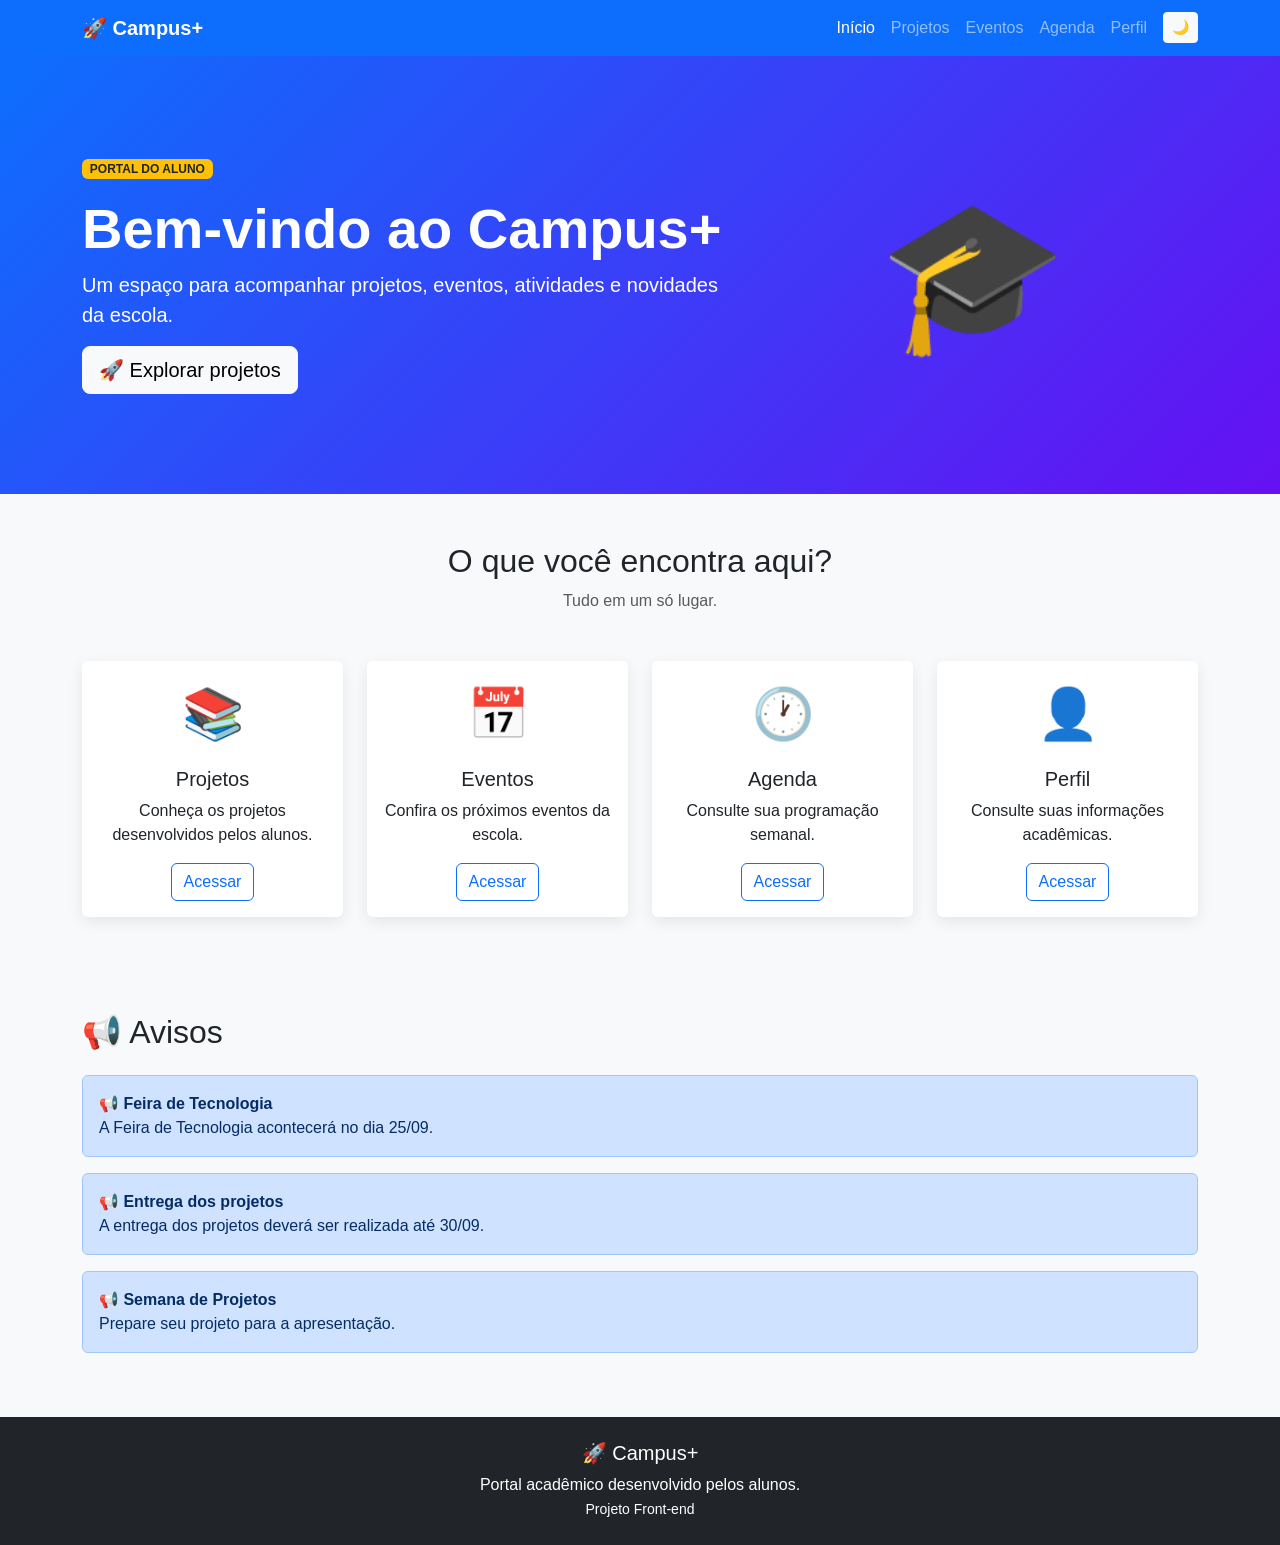
<file: index.html>
<!DOCTYPE html>
<html lang="pt-BR">

<head>
    <meta charset="UTF-8">
    <meta name="viewport" content="width=device-width, initial-scale=1.0">

    <title>Campus+ | Portal do Aluno</title>

    <link href="https://cdn.jsdelivr.net/npm/bootstrap@5.3.3/dist/css/bootstrap.min.css" rel="stylesheet">

    <link rel="stylesheet" href="css/style.css">
</head>

<body>

    <!-- NAVBAR -->
    <nav class="navbar navbar-expand-lg navbar-dark bg-primary">
        <div class="container">

            <a class="navbar-brand fw-bold" href="index.html">
                🚀 Campus+
            </a>

            <button class="navbar-toggler" type="button"
                data-bs-toggle="collapse"
                data-bs-target="#menu">

                <span class="navbar-toggler-icon"></span>

            </button>

            <div class="collapse navbar-collapse" id="menu">

                <ul class="navbar-nav ms-auto">

                    <li class="nav-item">
                        <a class="nav-link active" href="index.html">
                            Início
                        </a>
                    </li>

                    <li class="nav-item">
                        <a class="nav-link" href="projetos.html">
                            Projetos
                        </a>
                    </li>

                    <li class="nav-item">
                        <a class="nav-link" href="eventos.html">
                            Eventos
                        </a>
                    </li>

                    <li class="nav-item">
                        <a class="nav-link" href="agenda.html">
                            Agenda
                        </a>
                    </li>

                    <li class="nav-item">
                        <a class="nav-link" href="perfil.html">
                            Perfil
                        </a>
                    </li>

                    <li class="nav-item ms-lg-2">
                        <button class="btn btn-light btn-sm mt-1"
                            onclick="alternarTema()">
                            🌙
                        </button>
                    </li>

                </ul>

            </div>
        </div>
    </nav>


    <!-- HERO -->

    <section class="hero">

        <div class="container">

            <div class="row align-items-center">

                <div class="col-md-7">

                    <span class="badge bg-warning text-dark mb-3">
                        PORTAL DO ALUNO
                    </span>

                    <h1 class="display-4 fw-bold">
                        Bem-vindo ao Campus+
                    </h1>

                    <p class="lead">
                        Um espaço para acompanhar projetos,
                        eventos, atividades e novidades da escola.
                    </p>

                    <a href="projetos.html"
                        class="btn btn-light btn-lg">

                        🚀 Explorar projetos

                    </a>

                </div>

                <div class="col-md-5 text-center">

                    <div class="hero-icon">
                        🎓
                    </div>

                </div>

            </div>

        </div>

    </section>


    <!-- SERVIÇOS -->

    <section class="container py-5">

        <div class="text-center mb-5">

            <h2>O que você encontra aqui?</h2>

            <p class="text-muted">
                Tudo em um só lugar.
            </p>

        </div>


        <div class="row g-4">

            <div class="col-md-3">

                <div class="card service-card h-100 text-center">

                    <div class="card-body">

                        <div class="service-icon">
                            📚
                        </div>

                        <h5>Projetos</h5>

                        <p>
                            Conheça os projetos
                            desenvolvidos pelos alunos.
                        </p>

                        <a href="projetos.html"
                            class="btn btn-outline-primary">

                            Acessar

                        </a>

                    </div>

                </div>

            </div>


            <div class="col-md-3">

                <div class="card service-card h-100 text-center">

                    <div class="card-body">

                        <div class="service-icon">
                            📅
                        </div>

                        <h5>Eventos</h5>

                        <p>
                            Confira os próximos eventos
                            da escola.
                        </p>

                        <a href="eventos.html"
                            class="btn btn-outline-primary">

                            Acessar

                        </a>

                    </div>

                </div>

            </div>


            <div class="col-md-3">

                <div class="card service-card h-100 text-center">

                    <div class="card-body">

                        <div class="service-icon">
                            🕐
                        </div>

                        <h5>Agenda</h5>

                        <p>
                            Consulte sua programação
                            semanal.
                        </p>

                        <a href="agenda.html"
                            class="btn btn-outline-primary">

                            Acessar

                        </a>

                    </div>

                </div>

            </div>


            <div class="col-md-3">

                <div class="card service-card h-100 text-center">

                    <div class="card-body">

                        <div class="service-icon">
                            👤
                        </div>

                        <h5>Perfil</h5>

                        <p>
                            Consulte suas informações
                            acadêmicas.
                        </p>

                        <a href="perfil.html"
                            class="btn btn-outline-primary">

                            Acessar

                        </a>

                    </div>

                </div>

            </div>

        </div>

    </section>


    <!-- AVISOS -->

    <section class="bg-light py-5">

        <div class="container">

            <h2 class="mb-4">
                📢 Avisos
            </h2>

            <div id="listaAvisos"></div>

        </div>

    </section>


    <!-- FOOTER -->

    <footer class="bg-dark text-white text-center py-4">

        <div class="container">

            <h5>🚀 Campus+</h5>

            <p class="mb-0">
                Portal acadêmico desenvolvido pelos alunos.
            </p>

            <small>
                Projeto Front-end
            </small>

        </div>

    </footer>


    <script src="https://cdn.jsdelivr.net/npm/bootstrap@5.3.3/dist/js/bootstrap.bundle.min.js"></script>

    <script src="js/script.js"></script>

</body>

</html>
</file>
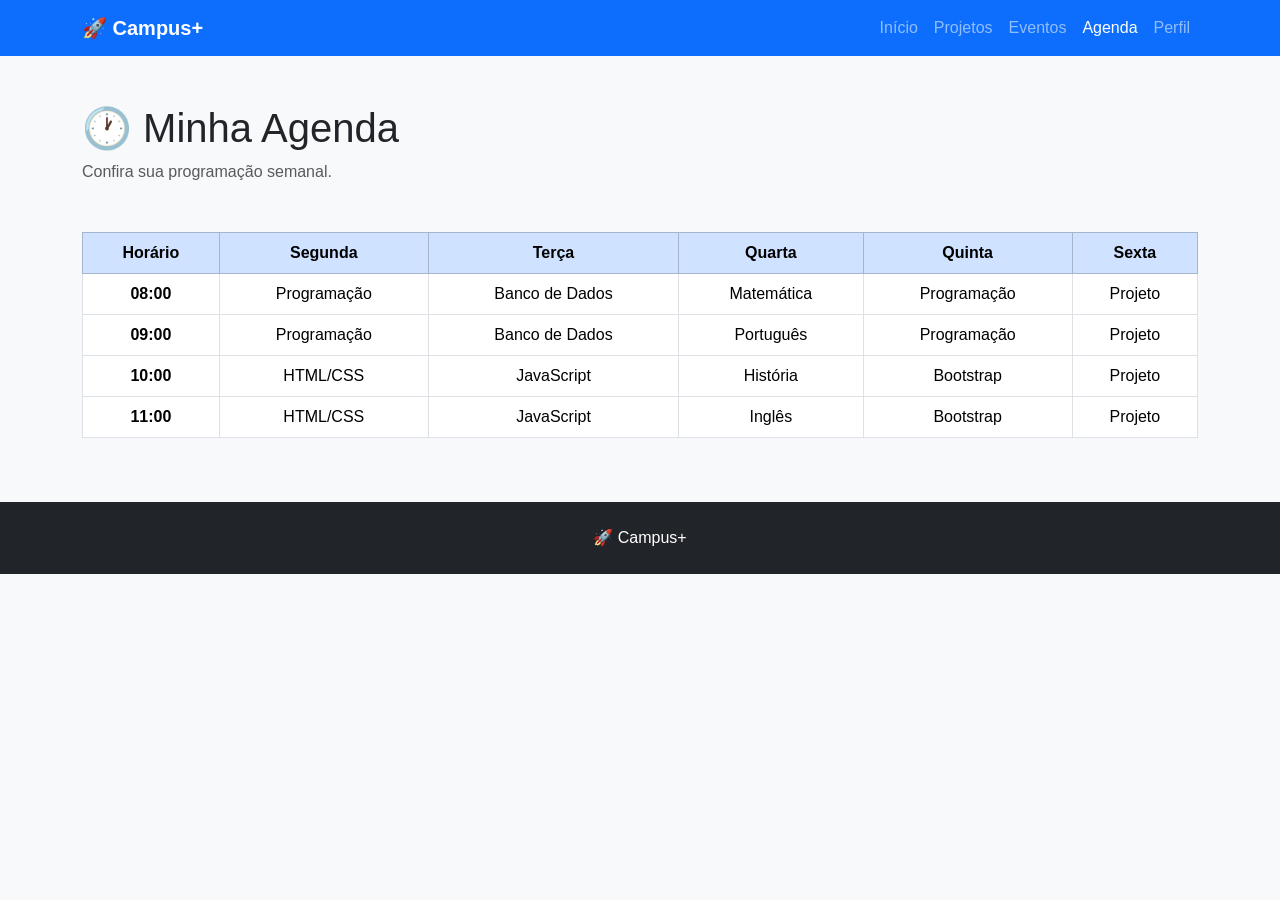
<file: agenda.html>
<!DOCTYPE html>
<html lang="pt-BR">

<head>

    <meta charset="UTF-8">

    <meta name="viewport"
        content="width=device-width, initial-scale=1.0">

    <title>Campus+ | Agenda</title>

    <link href="https://cdn.jsdelivr.net/npm/bootstrap@5.3.3/dist/css/bootstrap.min.css"
        rel="stylesheet">

    <link rel="stylesheet"
        href="css/style.css">

</head>

<body>


<nav class="navbar navbar-expand-lg navbar-dark bg-primary">

    <div class="container">

        <a class="navbar-brand fw-bold"
            href="index.html">

            🚀 Campus+

        </a>


        <button class="navbar-toggler"
            data-bs-toggle="collapse"
            data-bs-target="#menu">

            <span class="navbar-toggler-icon"></span>

        </button>


        <div class="collapse navbar-collapse"
            id="menu">

            <ul class="navbar-nav ms-auto">

                <li class="nav-item">
                    <a class="nav-link"
                        href="index.html">
                        Início
                    </a>
                </li>

                <li class="nav-item">
                    <a class="nav-link"
                        href="projetos.html">
                        Projetos
                    </a>
                </li>

                <li class="nav-item">
                    <a class="nav-link"
                        href="eventos.html">
                        Eventos
                    </a>
                </li>

                <li class="nav-item">
                    <a class="nav-link active"
                        href="agenda.html">
                        Agenda
                    </a>
                </li>

                <li class="nav-item">
                    <a class="nav-link"
                        href="perfil.html">
                        Perfil
                    </a>
                </li>

            </ul>

        </div>

    </div>

</nav>


<main class="container py-5">

    <h1>
        🕐 Minha Agenda
    </h1>

    <p class="text-muted mb-5">
        Confira sua programação semanal.
    </p>


    <div class="table-responsive">

        <table class="table table-bordered
            table-hover text-center">

            <thead class="table-primary">

                <tr>

                    <th>Horário</th>

                    <th>Segunda</th>

                    <th>Terça</th>

                    <th>Quarta</th>

                    <th>Quinta</th>

                    <th>Sexta</th>

                </tr>

            </thead>


            <tbody>

                <tr>

                    <th>08:00</th>

                    <td>Programação</td>

                    <td>Banco de Dados</td>

                    <td>Matemática</td>

                    <td>Programação</td>

                    <td>Projeto</td>

                </tr>


                <tr>

                    <th>09:00</th>

                    <td>Programação</td>

                    <td>Banco de Dados</td>

                    <td>Português</td>

                    <td>Programação</td>

                    <td>Projeto</td>

                </tr>


                <tr>

                    <th>10:00</th>

                    <td>HTML/CSS</td>

                    <td>JavaScript</td>

                    <td>História</td>

                    <td>Bootstrap</td>

                    <td>Projeto</td>

                </tr>


                <tr>

                    <th>11:00</th>

                    <td>HTML/CSS</td>

                    <td>JavaScript</td>

                    <td>Inglês</td>

                    <td>Bootstrap</td>

                    <td>Projeto</td>

                </tr>

            </tbody>

        </table>

    </div>

</main>


<footer class="bg-dark text-white text-center py-4">

    🚀 Campus+

</footer>


<script src="https://cdn.jsdelivr.net/npm/bootstrap@5.3.3/dist/js/bootstrap.bundle.min.js"></script>

<script src="js/script.js"></script>

</body>

</html>
</file>
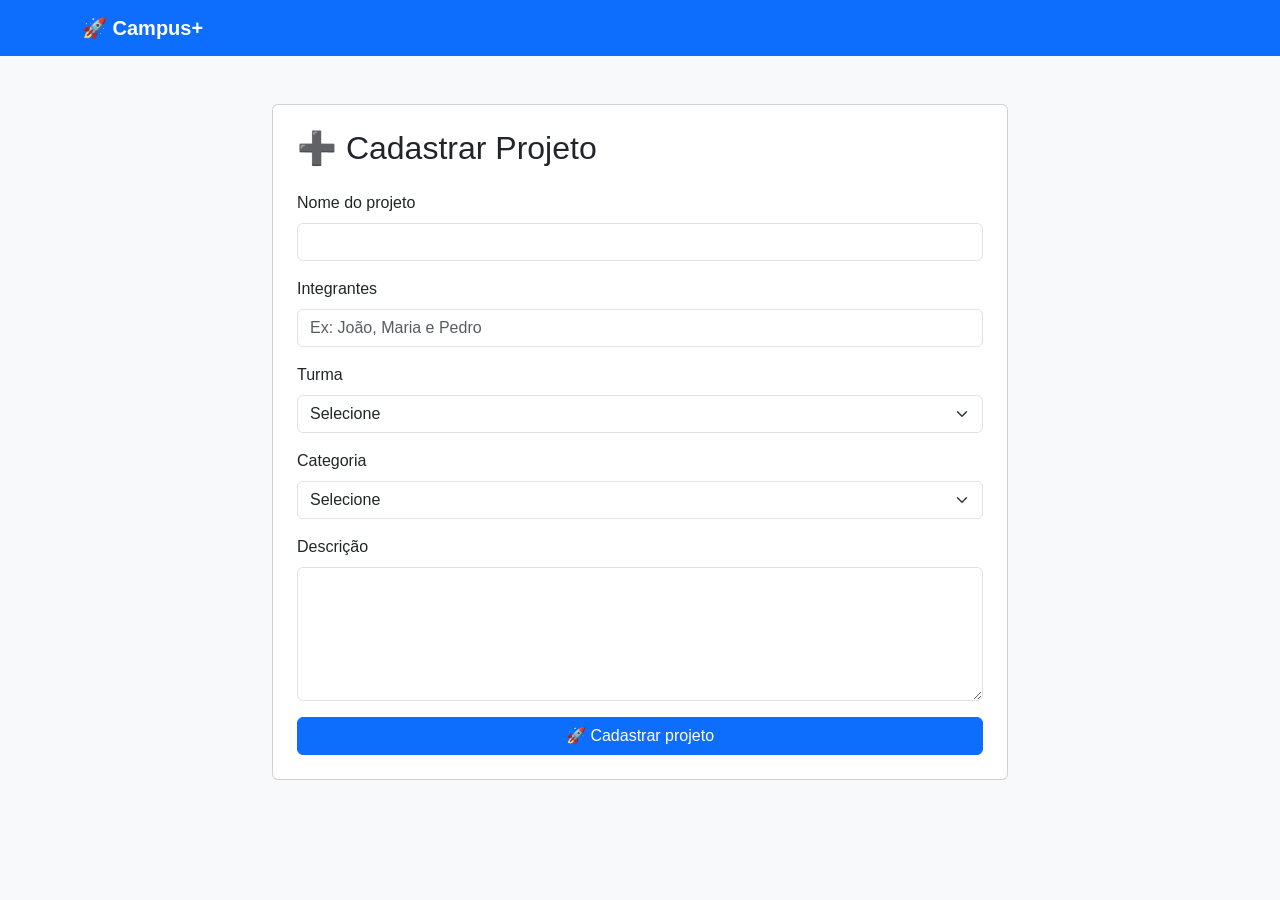
<file: cadastro.html>
<!DOCTYPE html>
<html lang="pt-BR">

<head>

    <meta charset="UTF-8">

    <meta name="viewport"
        content="width=device-width, initial-scale=1.0">

    <title>Campus+ | Novo Projeto</title>

    <link href="https://cdn.jsdelivr.net/npm/bootstrap@5.3.3/dist/css/bootstrap.min.css"
        rel="stylesheet">

    <link rel="stylesheet"
        href="css/style.css">

</head>

<body>


<nav class="navbar navbar-dark bg-primary">

    <div class="container">

        <a class="navbar-brand fw-bold"
            href="index.html">

            🚀 Campus+

        </a>

    </div>

</nav>


<main class="container py-5">

    <div class="row justify-content-center">

        <div class="col-md-8">

            <div class="card">

                <div class="card-body p-4">

                    <h2 class="mb-4">
                        ➕ Cadastrar Projeto
                    </h2>


                    <form id="formProjeto">


                        <div class="mb-3">

                            <label class="form-label">
                                Nome do projeto
                            </label>

                            <input type="text"
                                id="nomeProjeto"
                                class="form-control"
                                required>

                        </div>


                        <div class="mb-3">

                            <label class="form-label">
                                Integrantes
                            </label>

                            <input type="text"
                                id="integrantes"
                                class="form-control"
                                placeholder="Ex: João, Maria e Pedro"
                                required>

                        </div>


                        <div class="mb-3">

                            <label class="form-label">
                                Turma
                            </label>

                            <select id="turma"
                                class="form-select"
                                required>

                                <option value="">
                                    Selecione
                                </option>

                                <option>
                                    1DS
                                </option>

                                <option>
                                    2DS
                                </option>

                                <option>
                                    3DS
                                </option>

                            </select>

                        </div>


                        <div class="mb-3">

                            <label class="form-label">
                                Categoria
                            </label>

                            <select id="categoria"
                                class="form-select"
                                required>

                                <option value="">
                                    Selecione
                                </option>

                                <option>
                                    Tecnologia
                                </option>

                                <option>
                                    Educação
                                </option>

                                <option>
                                    Sustentabilidade
                                </option>

                                <option>
                                    Jogos
                                </option>

                            </select>

                        </div>


                        <div class="mb-3">

                            <label class="form-label">
                                Descrição
                            </label>

                            <textarea id="descricao"
                                class="form-control"
                                rows="5"
                                required>
                            </textarea>

                        </div>


                        <button type="submit"
                            class="btn btn-primary w-100">

                            🚀 Cadastrar projeto

                        </button>


                    </form>

                </div>

            </div>

        </div>

    </div>

</main>


<script src="js/script.js"></script>

</body>

</html>
</file>
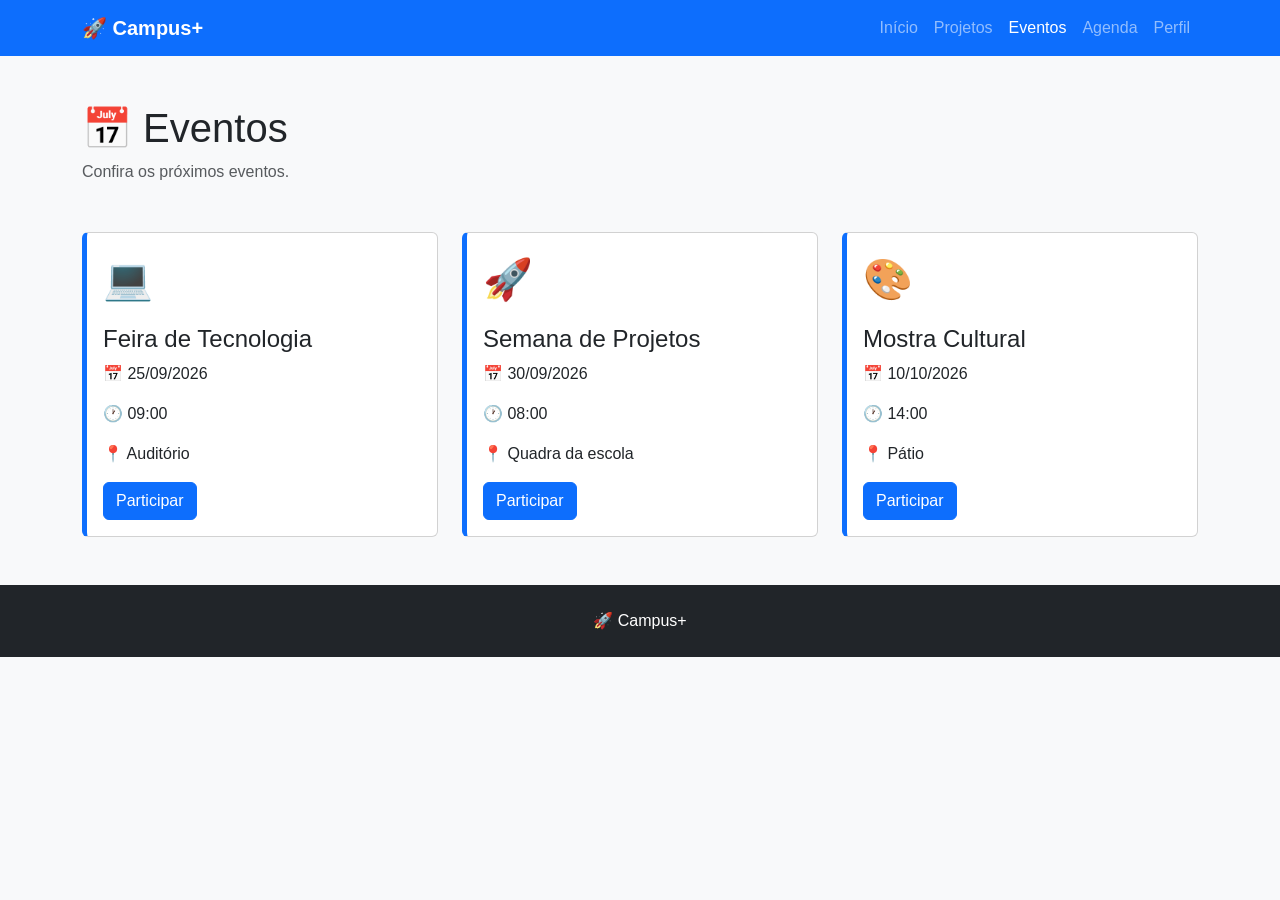
<file: eventos.html>
<!DOCTYPE html>
<html lang="pt-BR">

<head>

    <meta charset="UTF-8">

    <meta name="viewport"
        content="width=device-width, initial-scale=1.0">

    <title>Campus+ | Eventos</title>

    <link href="https://cdn.jsdelivr.net/npm/bootstrap@5.3.3/dist/css/bootstrap.min.css"
        rel="stylesheet">

    <link rel="stylesheet"
        href="css/style.css">

</head>

<body>


<nav class="navbar navbar-expand-lg navbar-dark bg-primary">

    <div class="container">

        <a class="navbar-brand fw-bold"
            href="index.html">

            🚀 Campus+

        </a>


        <button class="navbar-toggler"
            data-bs-toggle="collapse"
            data-bs-target="#menu">

            <span class="navbar-toggler-icon"></span>

        </button>


        <div class="collapse navbar-collapse"
            id="menu">

            <ul class="navbar-nav ms-auto">

                <li class="nav-item">
                    <a class="nav-link"
                        href="index.html">
                        Início
                    </a>
                </li>

                <li class="nav-item">
                    <a class="nav-link"
                        href="projetos.html">
                        Projetos
                    </a>
                </li>

                <li class="nav-item">
                    <a class="nav-link active"
                        href="eventos.html">
                        Eventos
                    </a>
                </li>

                <li class="nav-item">
                    <a class="nav-link"
                        href="agenda.html">
                        Agenda
                    </a>
                </li>

                <li class="nav-item">
                    <a class="nav-link"
                        href="perfil.html">
                        Perfil
                    </a>
                </li>

            </ul>

        </div>

    </div>

</nav>


<main class="container py-5">

    <h1>
        📅 Eventos
    </h1>

    <p class="text-muted mb-5">
        Confira os próximos eventos.
    </p>


    <div class="row g-4"
        id="listaEventos">

    </div>

</main>


<footer class="bg-dark text-white text-center py-4">

    🚀 Campus+

</footer>


<script src="https://cdn.jsdelivr.net/npm/bootstrap@5.3.3/dist/js/bootstrap.bundle.min.js"></script>

<script src="js/script.js"></script>

</body>

</html>
</file>
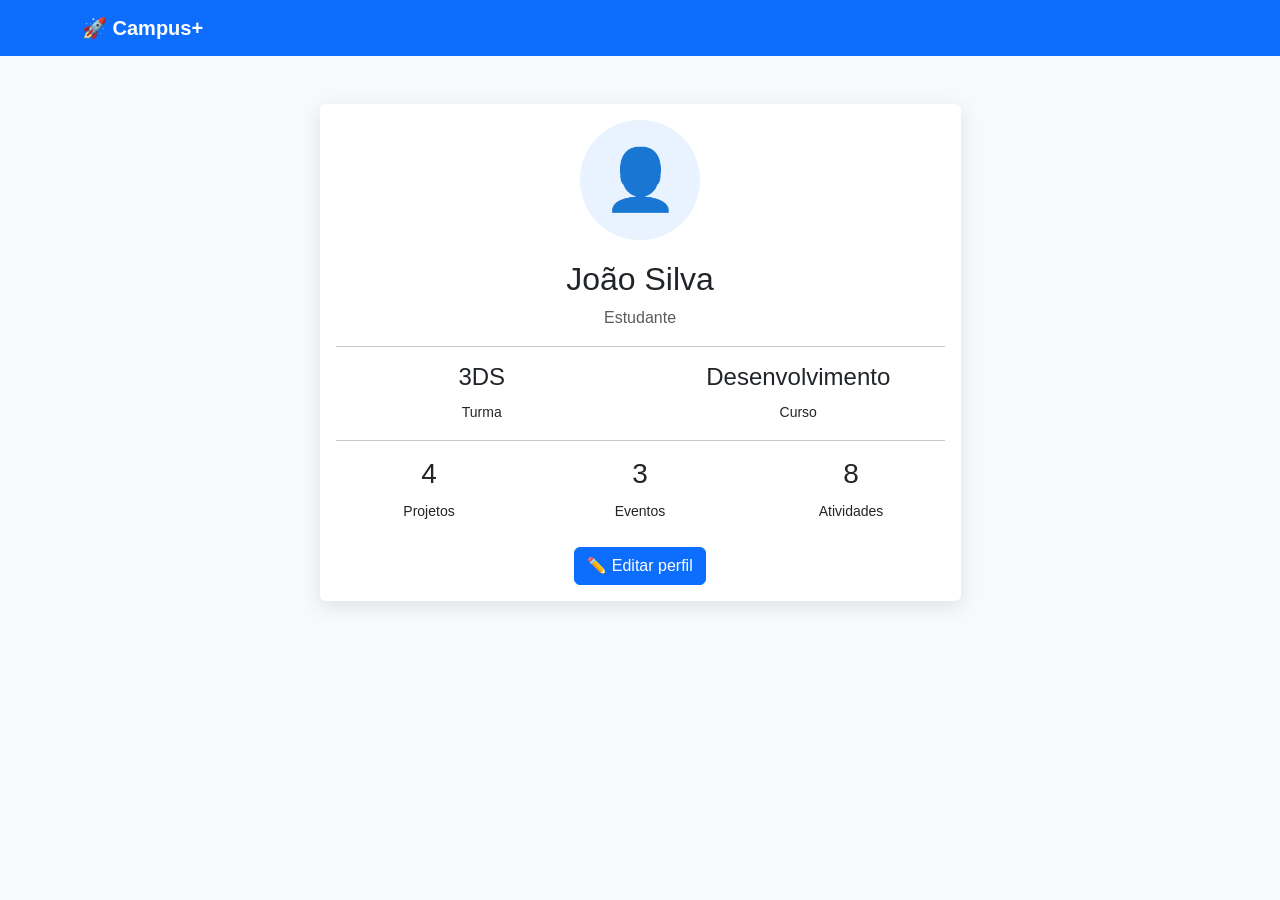
<file: perfil.html>
<!DOCTYPE html>
<html lang="pt-BR">

<head>

    <meta charset="UTF-8">

    <meta name="viewport"
        content="width=device-width, initial-scale=1.0">

    <title>Campus+ | Perfil</title>

    <link href="https://cdn.jsdelivr.net/npm/bootstrap@5.3.3/dist/css/bootstrap.min.css"
        rel="stylesheet">

    <link rel="stylesheet"
        href="css/style.css">

</head>

<body>


<nav class="navbar navbar-expand-lg navbar-dark bg-primary">

    <div class="container">

        <a class="navbar-brand fw-bold"
            href="index.html">

            🚀 Campus+

        </a>

    </div>

</nav>


<main class="container py-5">

    <div class="row justify-content-center">

        <div class="col-md-7">

            <div class="card profile-card">

                <div class="card-body text-center">

                    <div class="avatar">
                        👤
                    </div>

                    <h2>
                        João Silva
                    </h2>

                    <p class="text-muted">
                        Estudante
                    </p>


                    <hr>


                    <div class="row">

                        <div class="col-6">

                            <h4>3DS</h4>

                            <small>
                                Turma
                            </small>

                        </div>


                        <div class="col-6">

                            <h4>
                                Desenvolvimento
                            </h4>

                            <small>
                                Curso
                            </small>

                        </div>

                    </div>


                    <hr>


                    <div class="row">

                        <div class="col-4">

                            <h3>4</h3>

                            <small>
                                Projetos
                            </small>

                        </div>


                        <div class="col-4">

                            <h3>3</h3>

                            <small>
                                Eventos
                            </small>

                        </div>


                        <div class="col-4">

                            <h3>8</h3>

                            <small>
                                Atividades
                            </small>

                        </div>

                    </div>


                    <button class="btn btn-primary mt-4"
                        onclick="editarPerfil()">

                        ✏️ Editar perfil

                    </button>

                </div>

            </div>

        </div>

    </div>

</main>


<script src="js/script.js"></script>

</body>

</html>
</file>
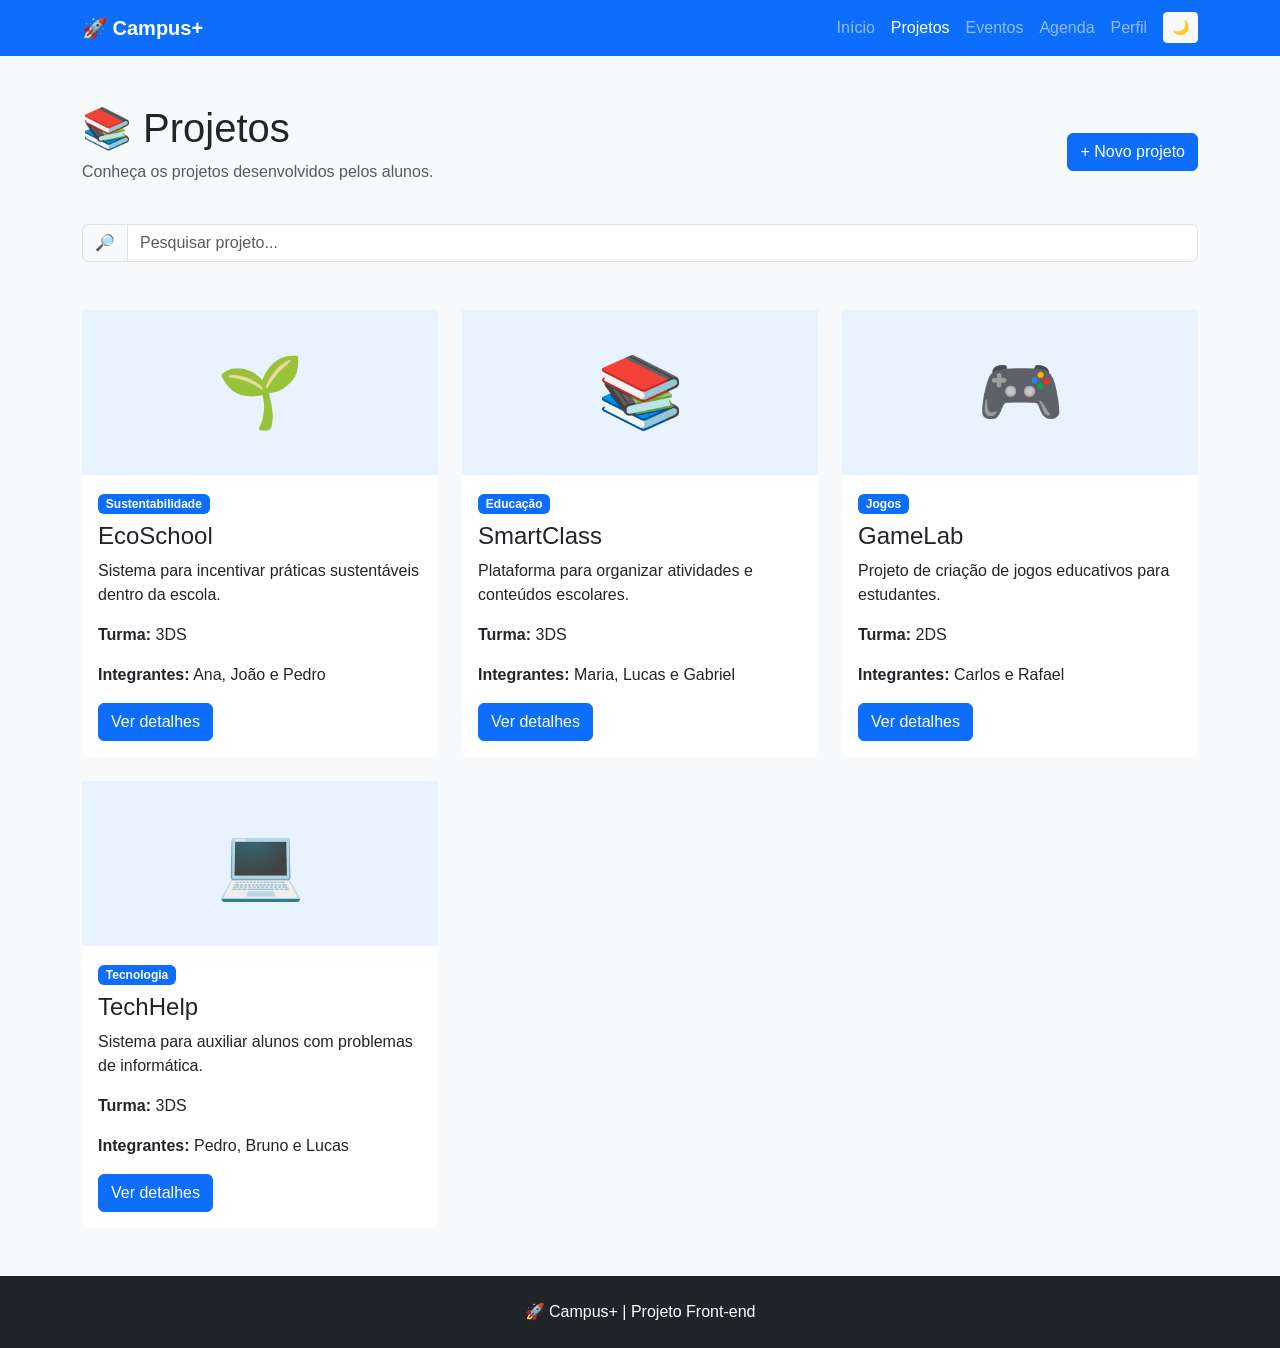
<file: projetos.html>
<!DOCTYPE html>
<html lang="pt-BR">

<head>

    <meta charset="UTF-8">

    <meta name="viewport"
        content="width=device-width, initial-scale=1.0">

    <title>Campus+ | Projetos</title>

    <link href="https://cdn.jsdelivr.net/npm/bootstrap@5.3.3/dist/css/bootstrap.min.css"
        rel="stylesheet">

    <link rel="stylesheet"
        href="css/style.css">

</head>

<body>


<nav class="navbar navbar-expand-lg navbar-dark bg-primary">

    <div class="container">

        <a class="navbar-brand fw-bold"
            href="index.html">

            🚀 Campus+

        </a>


        <button class="navbar-toggler"
            data-bs-toggle="collapse"
            data-bs-target="#menu">

            <span class="navbar-toggler-icon"></span>

        </button>


        <div class="collapse navbar-collapse"
            id="menu">

            <ul class="navbar-nav ms-auto">

                <li class="nav-item">
                    <a class="nav-link"
                        href="index.html">
                        Início
                    </a>
                </li>

                <li class="nav-item">
                    <a class="nav-link active"
                        href="projetos.html">
                        Projetos
                    </a>
                </li>

                <li class="nav-item">
                    <a class="nav-link"
                        href="eventos.html">
                        Eventos
                    </a>
                </li>

                <li class="nav-item">
                    <a class="nav-link"
                        href="agenda.html">
                        Agenda
                    </a>
                </li>

                <li class="nav-item">
                    <a class="nav-link"
                        href="perfil.html">
                        Perfil
                    </a>
                </li>

                <li class="nav-item ms-lg-2">

                    <button class="btn btn-light btn-sm mt-1"
                        onclick="alternarTema()">

                        🌙

                    </button>

                </li>

            </ul>

        </div>

    </div>

</nav>


<main class="container py-5">


    <div class="d-flex justify-content-between
        align-items-center mb-4">

        <div>

            <h1>
                📚 Projetos
            </h1>

            <p class="text-muted">
                Conheça os projetos desenvolvidos
                pelos alunos.
            </p>

        </div>


        <a href="cadastro.html"
            class="btn btn-primary">

            + Novo projeto

        </a>

    </div>


    <!-- PESQUISA -->

    <div class="input-group mb-5">

        <span class="input-group-text">
            🔎
        </span>

        <input type="text"
            id="campoPesquisa"
            class="form-control"
            placeholder="Pesquisar projeto..."
            onkeyup="pesquisarProjetos()">

    </div>


    <!-- PROJETOS -->

    <div class="row g-4"
        id="listaProjetos">

    </div>


</main>


<footer class="bg-dark text-white text-center py-4">

    🚀 Campus+ | Projeto Front-end

</footer>


<script src="https://cdn.jsdelivr.net/npm/bootstrap@5.3.3/dist/js/bootstrap.bundle.min.js"></script>

<script src="js/script.js"></script>

</body>

</html>
</file>
<file: css/style.css>
body {
    font-family: Arial, sans-serif;
    background-color: #f8f9fa;
}


/* HERO */

.hero {
    background: linear-gradient(
        135deg,
        #0d6efd,
        #6610f2
    );

    color: white;

    padding: 100px 0;
}


.hero-icon {
    font-size: 150px;
}


/* SERVIÇOS */

.service-card {
    border: none;

    transition: 0.3s;

    box-shadow: 0 5px 15px
        rgba(0, 0, 0, 0.08);
}


.service-card:hover {
    transform: translateY(-8px);

    box-shadow: 0 10px 25px
        rgba(0, 0, 0, 0.15);
}


.service-icon {
    font-size: 50px;

    margin-bottom: 15px;
}


/* PROJETOS */

.project-card {
    border: none;

    transition: 0.3s;

    height: 100%;
}


.project-card:hover {
    transform: translateY(-5px);

    box-shadow: 0 8px 20px
        rgba(0, 0, 0, 0.15);
}


.project-icon {
    font-size: 70px;

    background: #e9f2ff;

    padding: 30px;
}


/* EVENTOS */

.event-card {
    border-left: 5px solid #0d6efd;
}


/* PERFIL */

.profile-card {
    border: none;

    box-shadow: 0 5px 20px
        rgba(0, 0, 0, 0.1);
}


.avatar {
    width: 120px;
    height: 120px;

    border-radius: 50%;

    background-color: #e9f2ff;

    display: flex;

    align-items: center;

    justify-content: center;

    font-size: 60px;

    margin: auto auto 20px;
}


/* DARK MODE */

body.dark-mode {
    background-color: #121212;

    color: white;
}


body.dark-mode .card {
    background-color: #1f1f1f;

    color: white;
}


body.dark-mode .bg-light {
    background-color: #1f1f1f !important;
}


body.dark-mode .text-muted {
    color: #bbbbbb !important;
}


body.dark-mode table {
    color: white;
}


body.dark-mode .table-primary {
    color: #000;
}


/* RESPONSIVO */

@media (max-width: 768px) {

    .hero {
        padding: 60px 0;

        text-align: center;
    }


    .hero-icon {
        font-size: 100px;

        margin-top: 30px;
    }

}
</file>
